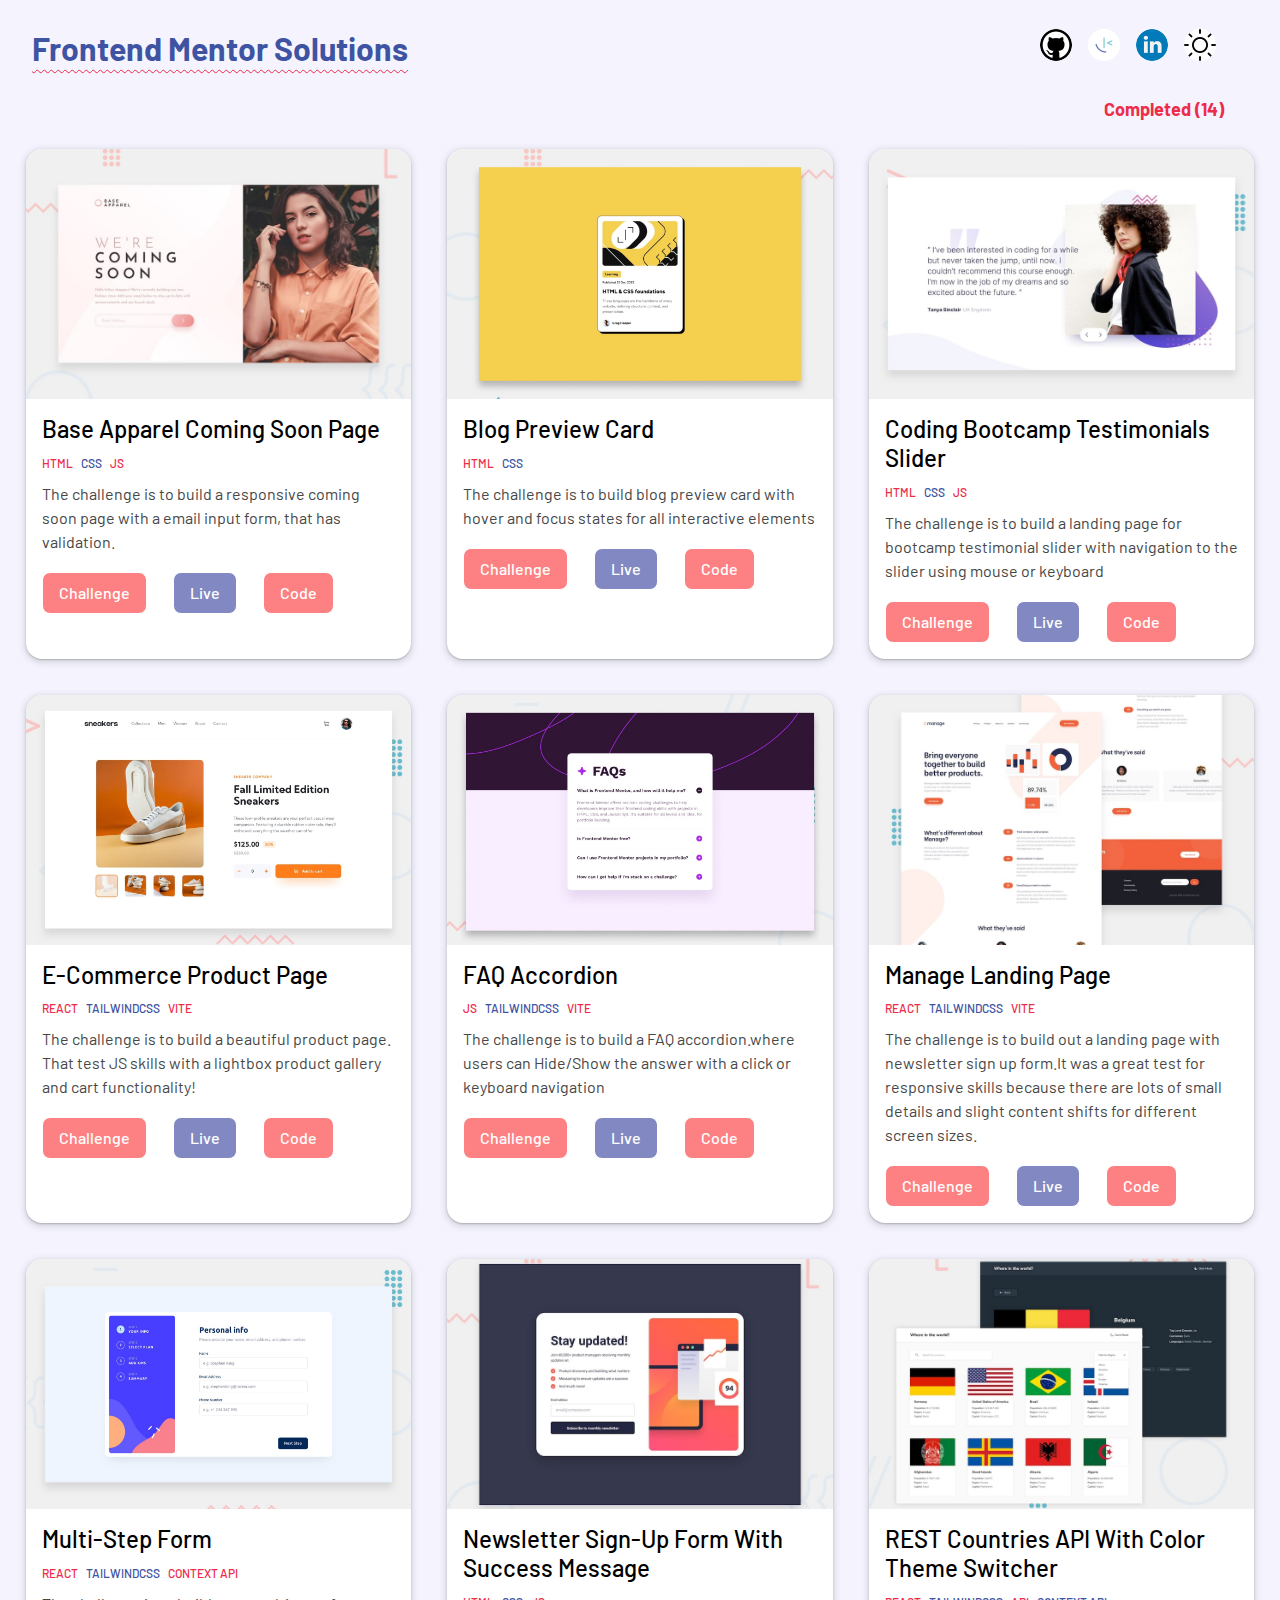
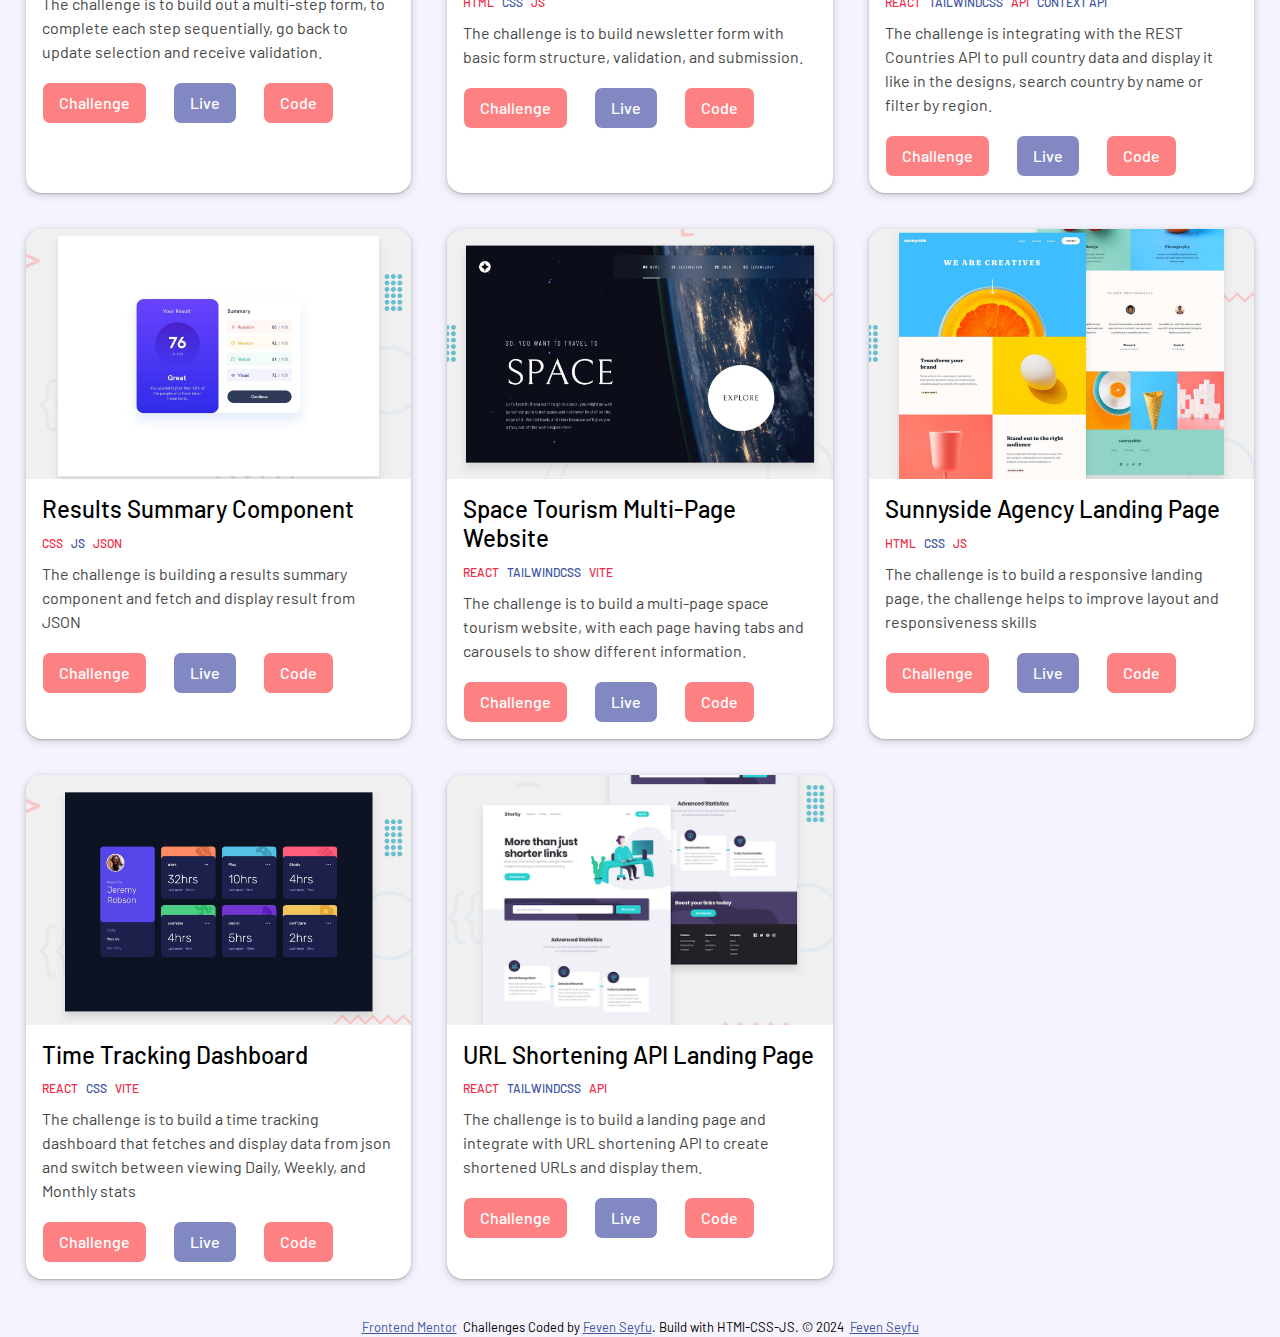
<file: index.html>
<!DOCTYPE html>
<html lang="en">
  <head>
    <meta charset="UTF-8" />
    <meta name="viewport" content="width=device-width, initial-scale=1.0" />
    <link rel="stylesheet" href="style.css" />
    <link
      rel="icon"
      type="image/png"
      sizes="32x32"
      href="src/assets/icons/frontendMentor.png"
    />
    <title>Frontend Mentor Solutions</title>
  </head>
  <body>
    <header>
      <h1>Frontend Mentor Solutions</h1>
      <nav>
        <ul>
          <li class="nav-items">
            <a href="https://github.com/FevenSeyfu">
              <img
                src="src/assets/icons/github.png"
                alt="Github Icon"
                class="nav-icons"
              />
            </a>
          </li>
          <li>
            <a href="https://www.frontendmentor.io/profile/FevenSeyfu">
              <img
                src="src/assets/icons/frontendMentor.png"
                alt="frontendMentor Icon"
                class="nav-icons"
              />
            </a>
          </li>
          <li>
            <a href="https://www.linkedin.com/in/fevenseyfu/">
              <img
                src="src/assets/icons/linkedin.png"
                alt="Linkedin Icon"
                class="nav-icons"
              />
            </a>
          </li>
          <li>
            <button class="theme-toggler">
              <img
                src="src/assets/icons/theme_light.png"
                alt="theme-toggler icon"
                class="nav-icons"
                id="toggle-icon"
              />
            </button>
          </li>
        </ul>
      </nav>
    </header>
   <article id="projects">
    <h2 class="counter"></h2>
    <ul id="projects-list" class="projects"></ul>
   </article>
    <footer>
      <p class="attribution">
        <a href="https://www.frontendmentor.io?ref=challenge" target="_blank"
          >Frontend Mentor
        </a>
        &nbsp;&nbsp;Challenges Coded by&nbsp;
        <a href="https://www.frontendmentor.io/profile/FevenSeyfu">
          Feven Seyfu</a
        >. Build with HTMl-CSS-JS. &copy; 2024 &nbsp;
        <a href="https://github.com/FevenSeyfu/Frontend-mentor"> Feven Seyfu</a>
      </p>
    </footer>
    <script src="script.js"></script>
  </body>
</html>
</file>
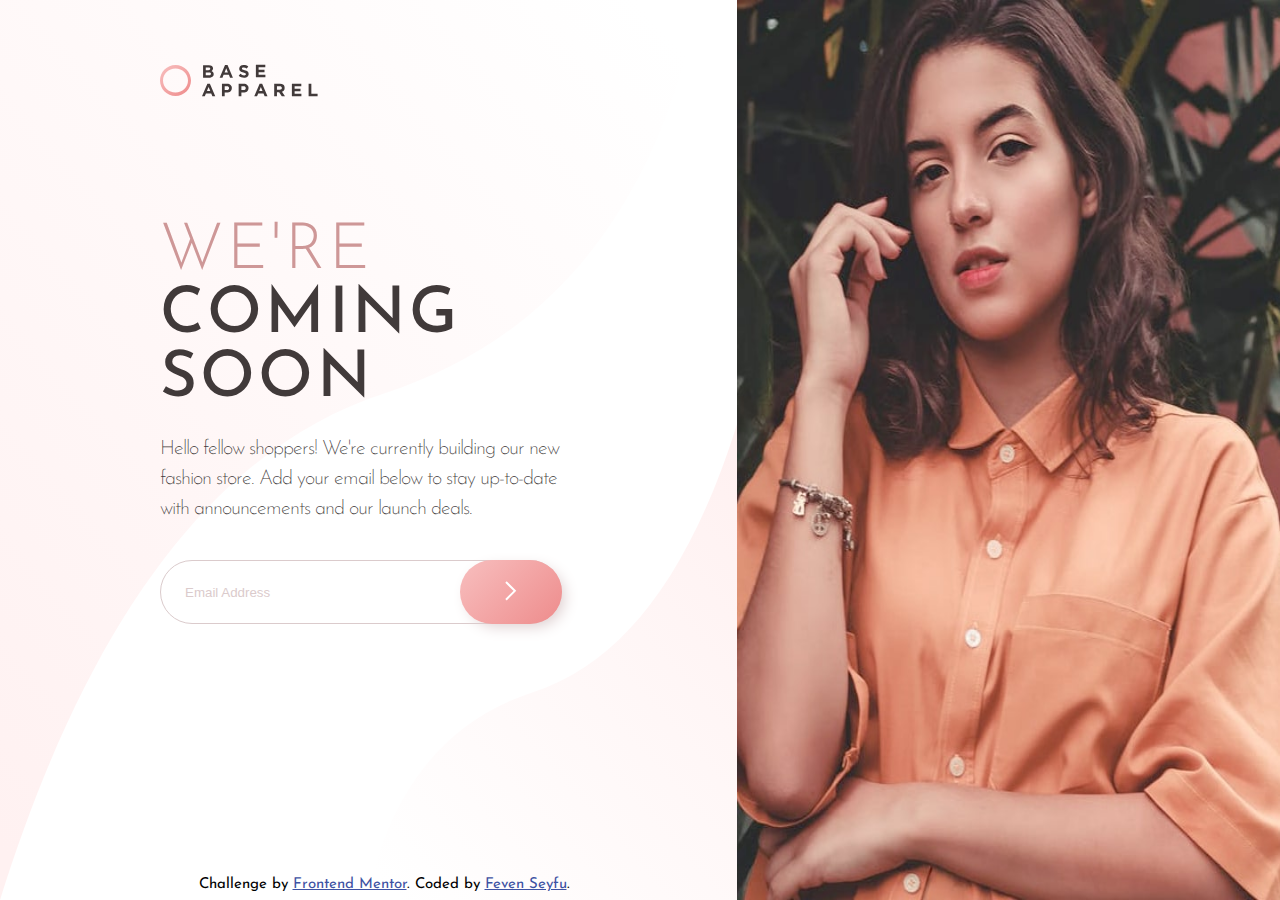
<file: base-apparel-coming-soon/index.html>
<!DOCTYPE html>
<html lang="en">
  <head>
    <meta charset="UTF-8" />
    <meta name="viewport" content="width=device-width, initial-scale=1.0" />
    <link rel="preconnect" href="https://fonts.googleapis.com" />
    <link rel="preconnect" href="https://fonts.gstatic.com" crossorigin />
    <link
      href="https://fonts.googleapis.com/css2?family=Josefin+Sans:ital,wght@0,100..700;1,100..700&display=swap"
      rel="stylesheet"
    />
    <link
      rel="icon"
      type="image/png"
      sizes="32x32"
      href="./images/favicon-32x32.png"
    />

    <title>Frontend Mentor | Base Apparel coming soon page</title>
    <link rel="stylesheet" href="style.css" />
  </head>
  <body>
    <div class="container">
      <header>
        <img src="./images/logo.svg" alt="Logo" id="logo" />
      </header>
      <main>
        <aside>
          <img src="./images/hero-mobile.jpg" alt="Hero image" id="hero-image" />
        </aside>
        <section>
          <h1>We're <span>coming soon</span></h1>
          <p class="description">
            Hello fellow shoppers! We're currently building our new fashion store.
            Add your email below to stay up-to-date with announcements and our
            launch deals.
          </p>
          <form>
            <input type="text" placeholder="Email Address"  id="email-input"/>
            <button id="submit-btn" type="submit" disabled>
              <img src="./images/icon-arrow.svg" alt="arrow icon" />
            </button>
            <p id="message" class="hidden"></p>
          </form>
        </section>
      </main>
    </div>
    <footer>
      <p class="attribution">
        Challenge by
        <a href="https://www.frontendmentor.io?ref=challenge" target="_blank"
          >Frontend Mentor</a
        >. Coded by
        <a href="https://www.frontendmentor.io/profile/FevenSeyfu"
          >Feven Seyfu</a
        >.
      </p>
    </footer>

    <script src="script.js"></script>
  </body>
</html>
</file>
<file: style.css>
@import url("https://fonts.googleapis.com/css2?family=Barlow:ital,wght@0,100;0,200;0,300;0,400;0,500;0,600;0,700;0,800;0,900;1,100;1,200;1,300;1,400;1,500;1,600;1,700;1,800;1,900&display=swap");
:root {
  --light-bg: #f5f4fe;
  --dark-bg: #000;
  --primary-red: #ed2c4a;
  --primary-blue: #3e54a3;
  --secondary-gray: #474747;
  --secondary-red:#fd8182;
  --secondary-blue: #8289c2;
  --dark-card-bg: #808080;
}

* {
  margin: 0;
  padding: 0;
  box-sizing: border-box;
}

body {
  position: relative;
  font-family: "Barlow", sans-serif;
  line-height: 1.5;
  font-size: 16px;
  overflow-x: hidden;
  background-color: var(--light-bg);
  color: black;
  padding-bottom: 2rem;
}

header {
  display: flex;
  flex-direction: row;
  align-items: center;
  justify-content: space-between;
  padding: 1.5rem 4rem 1.5rem 2rem;
}

h1{
  color: var(--primary-blue);
  text-decoration: underline;
  text-decoration-color: var(--primary-red);
  text-decoration-style: wavy;
  text-underline-offset: 0.5rem;
  text-decoration-thickness: 1px;
}

nav ul {
  display: flex;
  flex-direction: row;
  gap: 1rem;
}

nav ul li {
  list-style: none;
}

.nav-icons{
  width: 32px;
  height: 32px;
  background-color: #fff;
  border-radius: 50%;
  border: 0px;
}

nav ul li button{
  background: none;
  border: none;
}

.counter{
  color: var(--primary-red);
  font-size: 18px;
  text-align: right;
  margin-right: 3.5rem;
}

.projects {
  display: grid;
  grid-template-columns: repeat(3, 1fr);
  gap: 1rem;
  padding: 1rem;
}

.project-card {
  display: flex;
  flex-direction: column;
  margin: 10px;
  box-shadow: rgba(60, 64, 67, 0.3) 0px 1px 2px 0px, rgba(60, 64, 67, 0.15) 0px 2px 6px 2px;
  border-radius: 1rem;
  background-color: white;
  overflow: hidden;
}

.project-card  > img {
  width: 100%;
  height:250px;
  border-radius: 1rem 1rem 0 0;
  transition: transform 0.3s ease-in-out;
  object-fit: cover;
}

.project-card > img:hover{
  transform: scale(1.1);
}

.card-description{
  padding: 1rem;
  display: flex;
  flex-direction: column;
  gap: 10px;
}
.technologies{
  display: flex;
  flex-direction: row;
  gap: .5rem;
}

.technologies > li {
  list-style: none;
  text-transform: uppercase;
  font-weight: 500;
  font-size: 12px;
}

.technologies > li:nth-child(odd){
  color: var(--primary-red);
}

.technologies > li:nth-child(even){
  color: var(--primary-blue);
}

.title{
  font-size: 1.5rem;
  font-weight: 500;
  line-height: 1.2;
  text-transform: capitalize;
}

.description{
  color: var(--secondary-gray);
  font-size: medium;
}

.redirect{
  display: flex;
  justify-content: start;
  gap: 1rem;
  margin-top: 0.5rem;
  overflow: hidden;
}

.redirect > a {
  margin-right: 10px;
  text-decoration: none;
  padding: 0.5rem 1rem;
  border: 1px solid white;
  background-color: var(--secondary-red);
  border-radius: 0.5rem;
  color: white;
  font-weight: 500;
}

.redirect > a:nth-child(even){
  background-color: var(--secondary-blue);
}

.redirect a:hover {
  border: 1px solid var(--secondary-gray);
  scale: 1.1;
}
/* footer */
.attribution {
  position: absolute;
  width: 100%;
  bottom: 0;
  display: flex;
  justify-content: center;
  font-size: 13px;
  text-align: center;
}
.attribution a {
  color: var(--primary-blue);
}

@media only screen and (max-width: 768px) {
  header {
    flex-direction: column;
    align-items: center;
    padding: 1rem;
    gap: 1.5rem;
  }
  .nav-icons{
    width: 24px;
    height: 24px;
  }
  .projects{
    grid-template-columns: repeat(auto-fill, minmax(300px, 1fr));
  }
}

@media (min-width: 768px) and (max-width: 1024px) {
  .projects {
      grid-template-columns: repeat(2, 1fr);
  }
}
</file>
<file: base-apparel-coming-soon/style.css>
/* - Linear, 135deg, from hsl(0, 0%, 100%), to hsl(0, 100%, 98%)
- Linear, 135deg, from hsl(0, 80%, 86%), to hsl(0, 74%, 74%)  */

:root {
  --desaturated-red: hsl(0, 36%, 70%);
  --soft-red: hsl(0, 93%, 68%);
  --dark-grayish-red: hsl(0, 6%, 24%);
}
* {
  box-sizing: border-box;
  margin: 0;
  padding: 0;
}

.hidden{
  visibility: hidden;
}
body {
  position: relative;
  width: 100vw;
  height: 100vh;
  font-size: 16px;
  font-family: "Josefin Sans", sans-serif;
}

.container {
  display: flex;
  flex-direction: column;
}
header {
  width: 100%;
  height: 84px;
  padding: 28px 0 28px 32px;
}
.nav > image {
  padding: 28px;
  padding-left: 32px;
  height: 28px;
  width: 103px;
}

#hero-image {
  width: 100%;
  height: 250px;
}
section {
  padding: 15% 10%;
  text-align: center;
}

section > h1 {
  font-size: 3rem;
  font-weight: 300;
  letter-spacing: 0.05em;
  text-transform: uppercase;
  text-align: center;
  color: var(--desaturated-red);
  margin-bottom: 22px;
}

section > h1 > span {
  color: var(--dark-grayish-red);
  font-weight: 500;
}

.description {
  font-size: 15px;
  font-weight: 200;
  letter-spacing: -0.05em;
  line-height: 1.5;
  margin-bottom: 36px;
  color: var(--dark-grayish-red);
}

form {
  height: 48px;
  position: relative;
}

form > input {
  width: 100%;
  height: 100%;
  border-radius: 24px;
  padding-left: 24px;
  border: 0.2px solid #dbcbcc;
}

form > input::placeholder{
    color: #dbcbcc;
}

form > button {
  position: absolute;
  right: 0;
  top: 0;
  width: 4rem;
  height: 48px;
  background: linear-gradient(135deg, hsl(0, 80%, 86%), hsl(0, 74%, 74%));
  box-shadow: 5px 5px 15px -3px rgb(219,203,204);
  border: var(--soft-red);
  border-radius: 24px;
}
form> button:hover{
  background: rgb(250,220,220);
  background: linear-gradient(90deg, hsl(0, 80%, 86%), 0%, rgba(255,204,204,1) 100%);
  box-shadow: rgba(17, 17, 26, 0.1) 0px 1px 0px, rgba(17, 17, 26, 0.1) 0px 8px 24px, rgba(17, 17, 26, 0.3) 0px 16px 48px;
  cursor: pointer;
}
form >button:disabled{
  cursor: not-allowed;
}
form>input.error{
  border: 2.5px solid var(--soft-red);
  background-image: url('./images/icon-error.svg'); 
  background-repeat: no-repeat;
  background-position: right 7rem center;
}

form input.error:focus {
  outline: none;
  border: 3px solid var(--soft-red);
}

#message {
  padding: 1rem 1.5rem;
}

/* footer */
footer{
  position: absolute;
  width: 100%;
  bottom: 0.5rem;
  display: flex;
  justify-content: center;
}
.attribution {
  font-size: 13px;
  text-align: center;
}
.attribution a {
  color: hsl(228, 45%, 44%);
}

@media only screen and (min-width: 600px) {
  #hero-image {
    height: 300px;
  }
  footer{
    width: 60%;
  }
  .attribution{
    font-size: 15px;
  }
}

@media only screen and (min-width: 768px) {
  body{
    background-image: url('./images/bg-pattern-desktop.svg');
    background-position:  left bottom;
    background-repeat: no-repeat;
    background-size: 57.6% 100%;
  }
  header{
    width: 57%;
    padding-top: 64px;
    padding-left: 160px;
  }
  #hero-image{
    position: absolute;
    right: 0;
    top: 0;
    height: 100%;
    width: 42.4%;
  }
  section{
    margin-left: 160px;
    text-align: left;
    width: 31.4%;
    padding: 10% 0;
    display: flex;
    flex-direction: column;
    justify-content: space-between;
  }
  section>h1{
    text-align: left;
    font-size: 4rem;
  }
  .description{
    width: auto;
    font-size: 20px;
  }
  form{
    width: 100%;
    height: 64px;
  }
  form>input{
    border-radius: 32px;
  }
  form>button{
    height: 64px;
    width: 102px;
    border-radius: 32px;
  }
}
</file>
